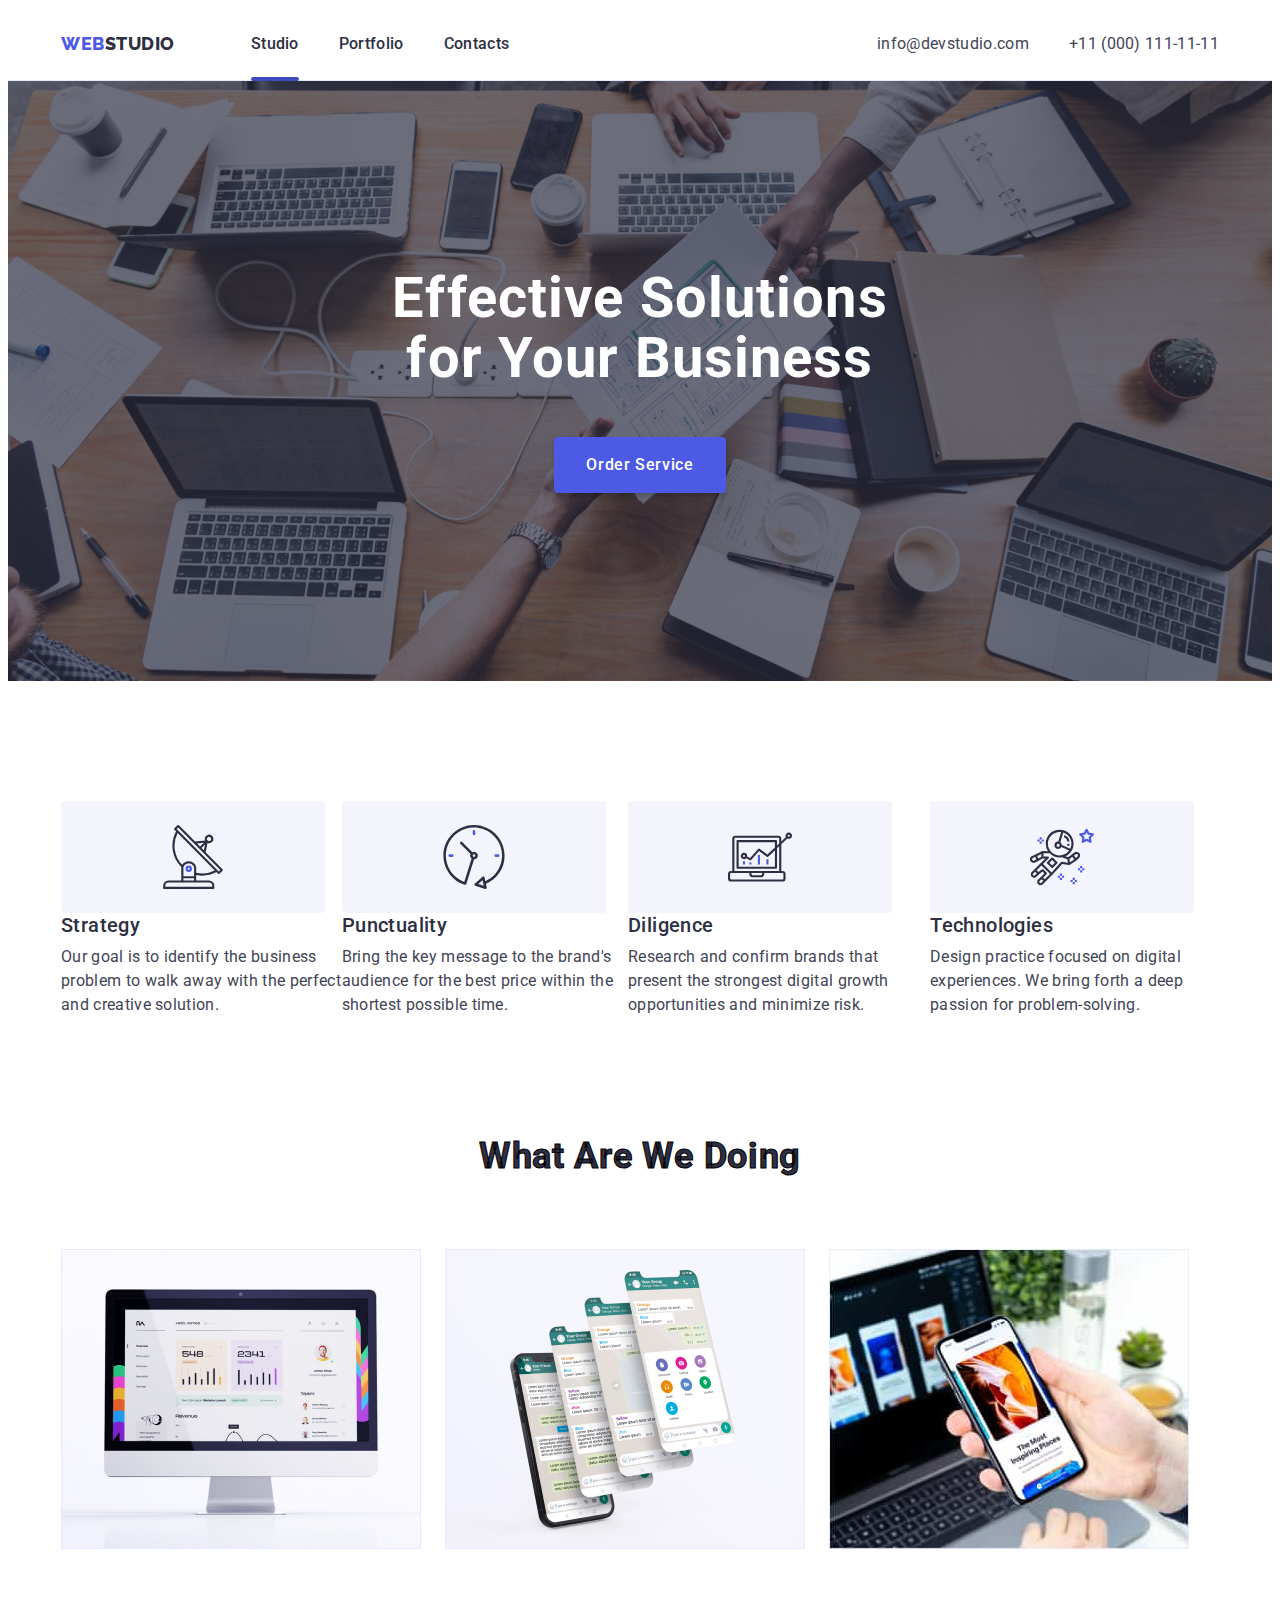
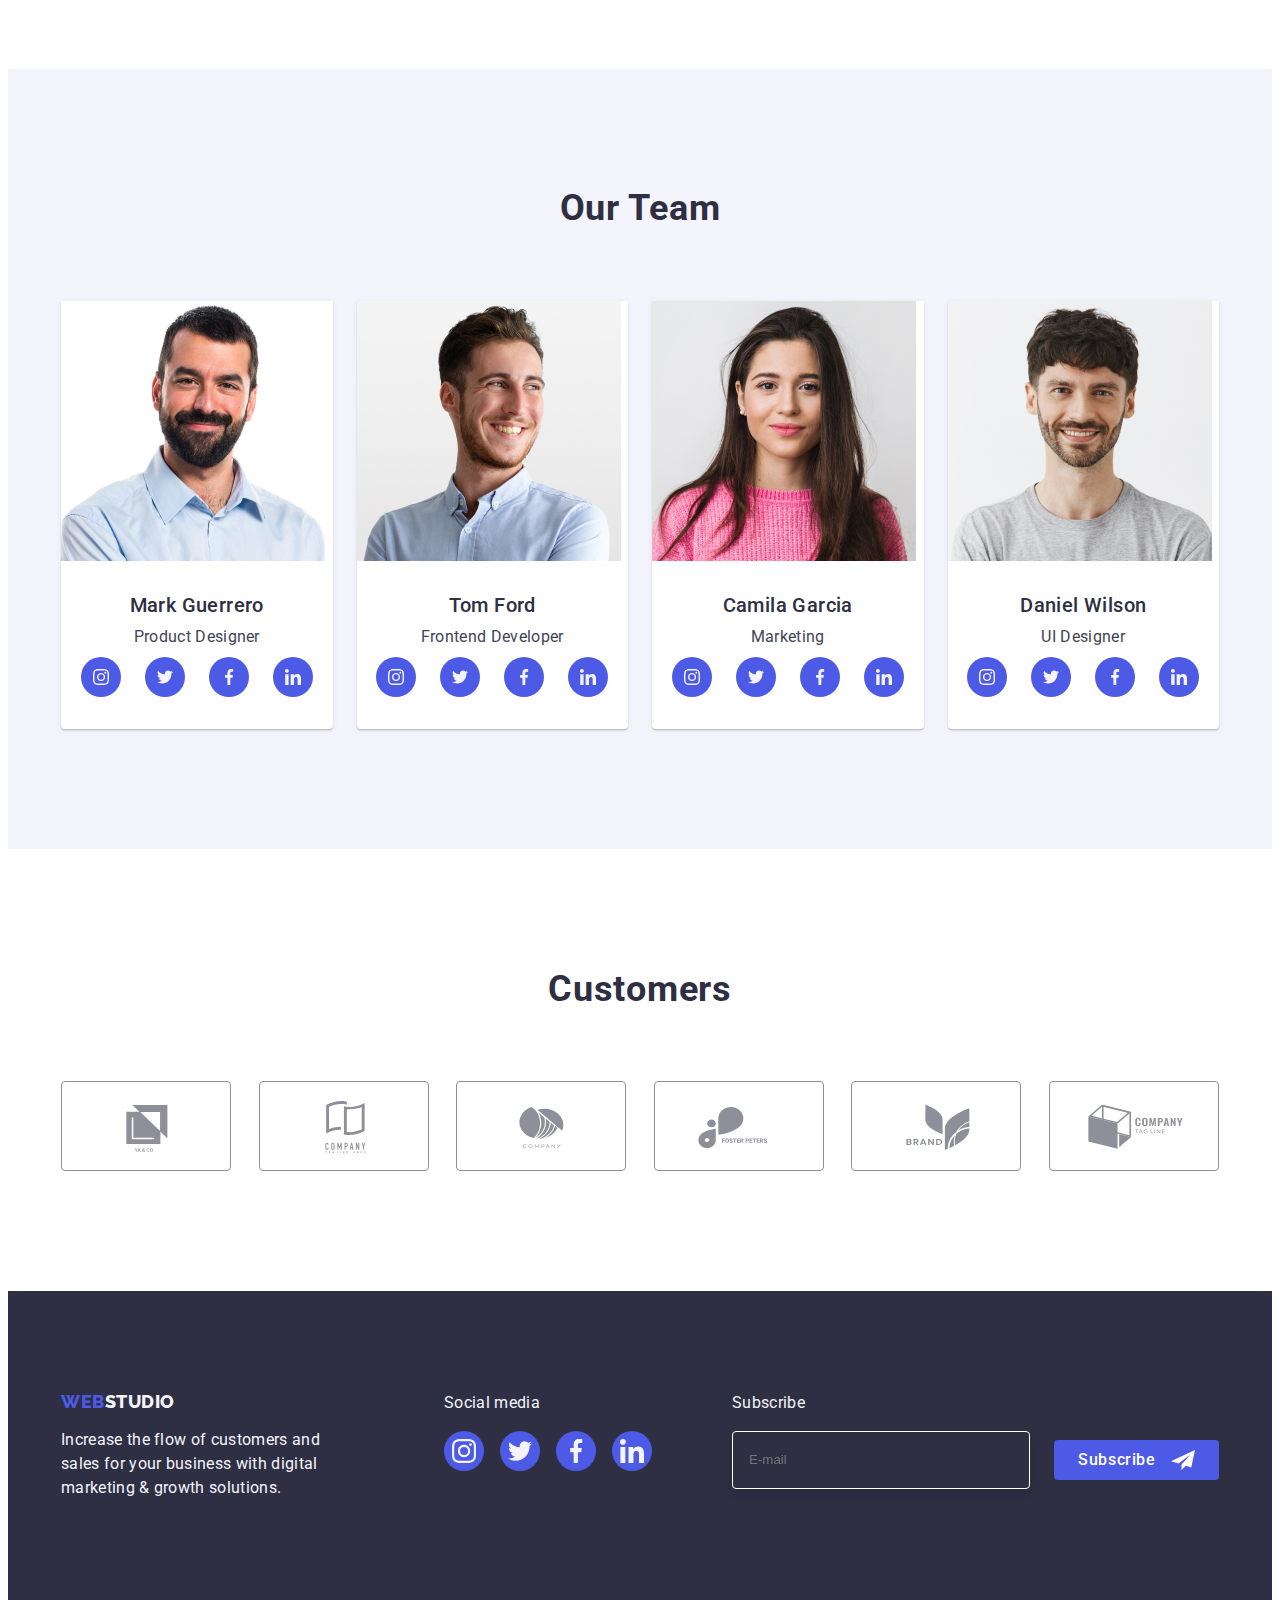
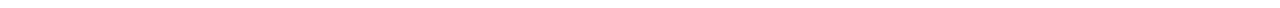
<file: index.html>
<!DOCTYPE html>
<html lang="en">
  <head>
    <meta charset="UTF-8" />
    <meta http-equiv="X-UA-Compatible" content="IE=edge" />
    <meta name="viewport" content="width=device-width, initial-scale=1.0" />
    <title>Студія</title>
    <link rel="preconnect" href="https://fonts.googleapis.com" />
    <link rel="preconnect" href="https://fonts.gstatic.com" crossorigin />
    <link
      href="https://fonts.googleapis.com/css2?family=Raleway:wght@800&family=Roboto:wght@400;500;700;900&family=Tangerine:wght@400;700&display=swap"
      rel="stylesheet"
    />
    <link
      rel="stylesheet"
      href="https://cdnjs.cloudflare.com/ajax/libs/modern-normalize/1.1.0/modern-normalize.min.css"
      integrity="sha512-wpPYUAdjBVSE4KJnH1VR1HeZfpl1ub8YT/NKx4PuQ5NmX2tKuGu6U/JRp5y+Y8XG2tV+wKQpNHVUX03MfMFn9Q=="
      crossorigin="anonymous"
      referrerpolicy="no-referrer"
    />
    <link rel="stylesheet" href="./css/styles.css" />
  </head>

  <body>
    <!--? Header -->
    <header class="header">
      <!-- Навигация сайта -->
      <div class="container header-container">
        <!-- Навигация сайта -->
        <nav class="navigation">
          <a class="logo link" href="./index.html"
            >Web<span class="logo-letter">Studio</span></a
          >

          <ul class="menu list">
            <li class="menu-item">
              <a class="menu-link link subtitle current" href="./index.html"
                >Studio</a
              >
            </li>
            <li class="menu-item">
              <a class="menu-link link subtitle" href="./portfolio.html"
                >Portfolio</a
              >
            </li>
            <li class="menu-item">
              <a class="menu-link link subtitle" href="">Contacts</a>
            </li>
          </ul>
        </nav>

        <!-- Adress -->
        <address class="adress link">
          <ul class="adress-list list">
            <li class="adress-item">
              <a
                class="adress-link link contact"
                href="mailto:info@devstudio.com"
                >info@devstudio.com</a
              >
            </li>
            <li class="adress-item">
              <a class="adress-link link contact" href="tel:+110001111111"
                >+11 (000) 111-11-11</a
              >
            </li>
          </ul>
        </address>
      </div>
    </header>

    <!--! ======================== Main - unique content -->
    <main>
      <!--TODO Hero - Effective Solutions -->
      <section class="hero">
        <div class="container">
          <h1 class="hero-title">Effective Solutions for Your Business</h1>
          <button class="hero-btn" type="button" data-modal-open>
            Order Service
          </button>
        </div>
      </section>

      <!-- Section 1 - About company-->
      <section class="feature">
        <div class="container">
          <!-- About company , hidden h2-->
          <h2 class="feature-heading subtitle visually-hidden">
            About company
          </h2>
          <ul class="feature-list list">
            <li class="feature-item item">
              <div class="thumb-icon">
                <svg class="thumb-icon-svg" width="64" height="64">
                  <use href="./images/icons.svg#antenna"></use>
                </svg>
              </div>
              <h3 class="headline subtitle">Strategy</h3>
              <p class="text">
                Our goal is to identify the business problem to walk away with
                the perfect and creative solution.
              </p>
            </li>
            <li class="feature-item item">
              <div class="thumb-icon">
                <svg class="thumb-icon-svg" width="64" height="64">
                  <use href="./images/icons.svg#clock"></use>
                </svg>
              </div>
              <h3 class="headline subtitle">Punctuality</h3>
              <p class="text">
                Bring the key message to the brand's audience for the best price
                within the shortest possible time.
              </p>
            </li>
            <li class="feature-item item">
              <div class="thumb-icon">
                <svg class="thumb-icon-svg" width="64" height="64">
                  <use href="./images/icons.svg#diagram"></use>
                </svg>
              </div>
              <h3 class="headline subtitle">Diligence</h3>
              <p class="text">
                Research and confirm brands that present the strongest digital
                growth opportunities and minimize risk.
              </p>
            </li>
            <li class="feature-item item">
              <div class="thumb-icon">
                <svg class="thumb-icon-svg" width="64" height="64">
                  <use href="./images/icons.svg#astronaut"></use>
                </svg>
              </div>
              <h3 class="headline subtitle">Technologies</h3>
              <p class="text">
                Design practice focused on digital experiences. We bring forth a
                deep passion for problem-solving.
              </p>
            </li>
          </ul>
        </div>
      </section>

      <!--! Section 2 - What are we doing -->
      <section class="project section">
        <div class="container">
          <h2 class="project-heading subtitle">What are we doing</h2>
          <ul class="project-list list">
            <li class="project-item item-job">
              <img
                class="project-img"
                src="./images/doing/imac.jpg"
                alt="iMac"
                width="360"
                height="300"
              />
            </li>
            <li class="project-item item-job">
              <img
                class="project-img"
                src="./images/doing/iphone.jpg"
                alt="iPhone"
                width="360"
                height="300"
              />
            </li>
            <li class="project-item item-job">
              <img
                class="project-img"
                src="./images/doing/macbook.jpg"
                alt="Macbook with iphone in a hand"
                width="360"
                height="300"
              />
            </li>
          </ul>
        </div>
      </section>

      <!-- Section 3 - Our team -->
      <section class="employees section">
        <div class="container">
          <h2 class="employees-heading subtitle">Our Team</h2>
          <ul class="employees-list list">
            <li class="employees-item item">
              <img
                class="employees-img"
                src="./images/employees/mark.jpg"
                alt="Mark Guerrero Product Designer"
                width="264"
                height="260"
              />
              <h3 class="employees-title headline subtitle">Mark Guerrero</h3>
              <p class="text">Product Designer</p>
              <!-- social list -->
              <ul class="social-list list">
                <li class="social-list-item">
                  <a href="" class="social-employee-link link">
                    <svg class="company-icon" width="16" height="16">
                      <use href="./images/icons.svg#instagram"></use>
                    </svg>
                  </a>
                </li>
                <li class="social-list-item">
                  <a href="" class="social-employee-link link">
                    <svg class="company-icon" width="16" height="16">
                      <use href="./images/icons.svg#twitter"></use>
                    </svg>
                  </a>
                </li>
                <li class="social-list-item">
                  <a href="" class="social-employee-link link">
                    <svg class="company-icon" width="16" height="16">
                      <use href="./images/icons.svg#facebook"></use>
                    </svg>
                  </a>
                </li>
                <li class="social-list-item">
                  <a href="" class="social-employee-link link">
                    <svg class="company-icon" width="16" height="16">
                      <use href="./images/icons.svg#linkedin"></use>
                    </svg>
                  </a>
                </li>
              </ul>
            </li>
            <li class="employees-item item">
              <img
                class="employees-img"
                src="./images/employees/tom.jpg"
                alt="Tom Ford Frontend Developer"
                width="264"
                height="260"
              />
              <h3 class="employees-title headline subtitle">Tom Ford</h3>
              <p class="text">Frontend Developer</p>
              <!-- social list -->
              <ul class="social-list list">
                <li class="social-list-item">
                  <a href="" class="social-employee-link link">
                    <svg class="company-icon" width="16" height="16">
                      <use href="./images/icons.svg#instagram"></use>
                    </svg>
                  </a>
                </li>
                <li class="social-list-item">
                  <a href="" class="social-employee-link link">
                    <svg class="company-icon" width="16" height="16">
                      <use href="./images/icons.svg#twitter"></use>
                    </svg>
                  </a>
                </li>
                <li class="social-list-item">
                  <a href="" class="social-employee-link link">
                    <svg class="company-icon" width="16" height="16">
                      <use href="./images/icons.svg#facebook"></use>
                    </svg>
                  </a>
                </li>
                <li class="social-list-item">
                  <a href="" class="social-employee-link link">
                    <svg class="company-icon" width="16" height="16">
                      <use href="./images/icons.svg#linkedin"></use>
                    </svg>
                  </a>
                </li>
              </ul>
            </li>
            <li class="employees-item item">
              <img
                class="employees-img"
                src="./images/employees/camila.jpg"
                alt="Camila Garcia Marketing"
                width="264"
                height="260"
              />
              <h3 class="employees-title headline subtitle">Camila Garcia</h3>
              <p class="text">Marketing</p>
              <!-- social list -->
              <ul class="social-list list">
                <li class="social-list-item">
                  <a href="" class="social-employee-link link">
                    <svg class="company-icon" width="16" height="16">
                      <use href="./images/icons.svg#instagram"></use>
                    </svg>
                  </a>
                </li>
                <li class="social-list-item">
                  <a href="" class="social-employee-link link">
                    <svg class="company-icon" width="16" height="16">
                      <use href="./images/icons.svg#twitter"></use>
                    </svg>
                  </a>
                </li>
                <li class="social-list-item">
                  <a href="" class="social-employee-link link">
                    <svg class="company-icon" width="16" height="16">
                      <use href="./images/icons.svg#facebook"></use>
                    </svg>
                  </a>
                </li>
                <li class="social-list-item">
                  <a href="" class="social-employee-link link">
                    <svg class="company-icon" width="16" height="16">
                      <use href="./images/icons.svg#linkedin"></use>
                    </svg>
                  </a>
                </li>
              </ul>
            </li>
            <li class="employees-item item">
              <img
                class="employees-img"
                src="./images/employees/daniel.jpg"
                alt="Daniel Wilson UI Designer"
                width="264"
                height="260"
              />
              <h3 class="employees-title headline subtitle">Daniel Wilson</h3>
              <p class="text">UI Designer</p>
              <!-- social list -->
              <ul class="social-list list">
                <li class="social-list-item">
                  <a href="" class="social-employee-link link">
                    <svg class="company-icon" width="16" height="16">
                      <use href="./images/icons.svg#instagram"></use>
                    </svg>
                  </a>
                </li>
                <li class="social-list-item">
                  <a href="" class="social-employee-link link">
                    <svg class="company-icon" width="16" height="16">
                      <use href="./images/icons.svg#twitter"></use>
                    </svg>
                  </a>
                </li>
                <li class="social-list-item">
                  <a href="" class="social-employee-link link">
                    <svg class="company-icon" width="16" height="16">
                      <use href="./images/icons.svg#facebook"></use>
                    </svg>
                  </a>
                </li>
                <li class="social-list-item">
                  <a href="" class="social-employee-link link">
                    <svg class="company-icon" width="16" height="16">
                      <use href="./images/icons.svg#linkedin"></use>
                    </svg>
                  </a>
                </li>
              </ul>
            </li>
          </ul>
        </div>
      </section>

      <!--TODO =====================      Section 4 - Clients-->

      <section class="clients section">
        <div class="container">
          <h2 class="clients-heading subtitle">Customers</h2>
          <ul class="clients-list">
            <li class="clients-list-item">
              <a href="" class="clients-link link">
                <svg class="clients-icon" width="104" height="56">
                  <use href="./images/icons.svg#logo1"></use>
                </svg>
              </a>
            </li>
            <li class="clients-list-item">
              <a href="" class="clients-link link">
                <svg class="clients-icon" width="104" height="56">
                  <use href="./images/icons.svg#logo2"></use>
                </svg>
              </a>
            </li>
            <li class="clients-list-item">
              <a href="" class="clients-link link">
                <svg class="clients-icon" width="104" height="56">
                  <use href="./images/icons.svg#logo3"></use>
                </svg>
              </a>
            </li>
            <li class="clients-list-item">
              <a href="" class="clients-link link">
                <svg class="clients-icon" width="104" height="56">
                  <use href="./images/icons.svg#logo4"></use>
                </svg>
              </a>
            </li>
            <li class="clients-list-item">
              <a href="" class="clients-link link">
                <svg class="clients-icon" width="104" height="56">
                  <use href="./images/icons.svg#logo5"></use>
                </svg>
              </a>
            </li>
            <li class="clients-list-item">
              <a href="" class="clients-link link">
                <svg class="clients-icon" width="104" height="56">
                  <use href="./images/icons.svg#logo6"></use>
                </svg>
              </a>
            </li>
          </ul>
        </div>
      </section>
    </main>

    <!--? Footer -->
    <footer class="footer">
      <div class="container footer-container">
        <div class="footer-logo">
          <a class="logo link" href="./index.html"
            >Web<span class="logo-letter">Studio</span></a
          >
          <p class="footer-text text">
            Increase the flow of customers and sales for your business with
            digital marketing & growth solutions.
          </p>
        </div>
        <div class="footer-social">
          <p class="footer-text text">Social media</p>
          <!-- social list -->
          <ul class="footer-social-list">
            <li class="footer-social-list-item">
              <a href="" class="social-employee-link link">
                <svg class="company-icon" width="24" height="24">
                  <use href="./images/icons.svg#instagram"></use>
                </svg>
              </a>
            </li>
            <li class="footer-social-list-item">
              <a href="" class="social-employee-link link">
                <svg class="company-icon" width="24" height="24">
                  <use href="./images/icons.svg#twitter"></use>
                </svg>
              </a>
            </li>
            <li class="footer-social-list-item">
              <a href="" class="social-employee-link link">
                <svg class="company-icon" width="24" height="24">
                  <use href="./images/icons.svg#facebook"></use>
                </svg>
              </a>
            </li>
            <li class="footer-social-list-item">
              <a href="" class="social-employee-link link">
                <svg class="company-icon" width="24" height="24">
                  <use href="./images/icons.svg#linkedin"></use>
                </svg>
              </a>
            </li>
          </ul>
        </div>

        <div class="subscribe-wrap">
          <p class="footer-text text">Subscribe</p>
          <form class="form-footer">
            <input
              class="footer-email"
              type="email"
              name="footer-email"
              placeholder="E-mail"
            />
            <span class="footer-icon-wrap">
              <button type="submit" class="footer-btn">Subscribe</button>
              <svg class="modal-footer-icon" width="24" height="24">
                <use href="./images/icons.svg#subscribe"></use>
              </svg>
            </span>
          </form>
        </div>
      </div>
    </footer>

    <!--todo     = BackDrop -->
    <div class="backdrop is-hidden" data-modal>
      <div class="modal">
        <button class="modal-close-btn" data-modal-close>
          <svg class="icon-close-btn" width="8" height="8">
            <use href="./images/icons.svg#close-black"></use>
          </svg>
        </button>
        <p class="modal-text">Leave your contacts and we will call you back</p>
        <form class="modal-form">
          <label class="form-label">
            <span class="modal-label-name">Name</span>

            <span class="modal-icon-wrap">
              <input
                type="text"
                class="form-input"
                name="user_name"
                required
                minlength="2"
                pattern="^[a-zA-Z]+\s[а-яА-Я]+$" />
              <svg class="modal-icon" width="18" height="24">
                <use href="./images/icons.svg#person"></use></svg
            ></span>
          </label>
          <label class="form-label">
            <span class="modal-label-name">Phone</span>
            <span class="modal-icon-wrap">
              <input
                type="tel"
                class="form-input"
                name="tel"
                required
                title="+X X XXX XXX XX XX" />
              <svg class="modal-icon" width="18" height="24">
                <use href="./images/icons.svg#phone"></use></svg
            ></span>
          </label>
          <label class="form-label">
            <span class="modal-label-name">Email</span>
            <span class="modal-icon-wrap">
              <input type="email" class="form-input" name="email" />
              <svg class="modal-icon" width="18" height="24">
                <use href="./images/icons.svg#email"></use></svg
            ></span>
          </label>
          <label class="form-label">
            <span class="modal-label-name">Comment</span>

            <textarea
              name="feedback"
              class="form-input-textarea"
              placeholder="Text input"
            ></textarea>
          </label>
          <input
            id="privacy"
            type="checkbox"
            class="form-input-privacy visually-hidden"
            name="privacy"
          />
          <label class="form-label form-label-checkbox" for="privacy">
            <span class="checkbox-span">
              <svg class="modal-checkbox-icon" width="10" height="8">
                <use href="./images/icons.svg#checkbox"></use></svg
            ></span>
            I accept the terms and conditions of the &nbsp<a
              href=""
              class="form-link-privacy"
              >Privacy Policy</a
            >
          </label>
          <button type="submit" class="form-btn">Send</button>
        </form>
      </div>
    </div>

    <!-- Scripts -->
    <script src="./js/modal.js"></script>
  </body>
</html>
</file>
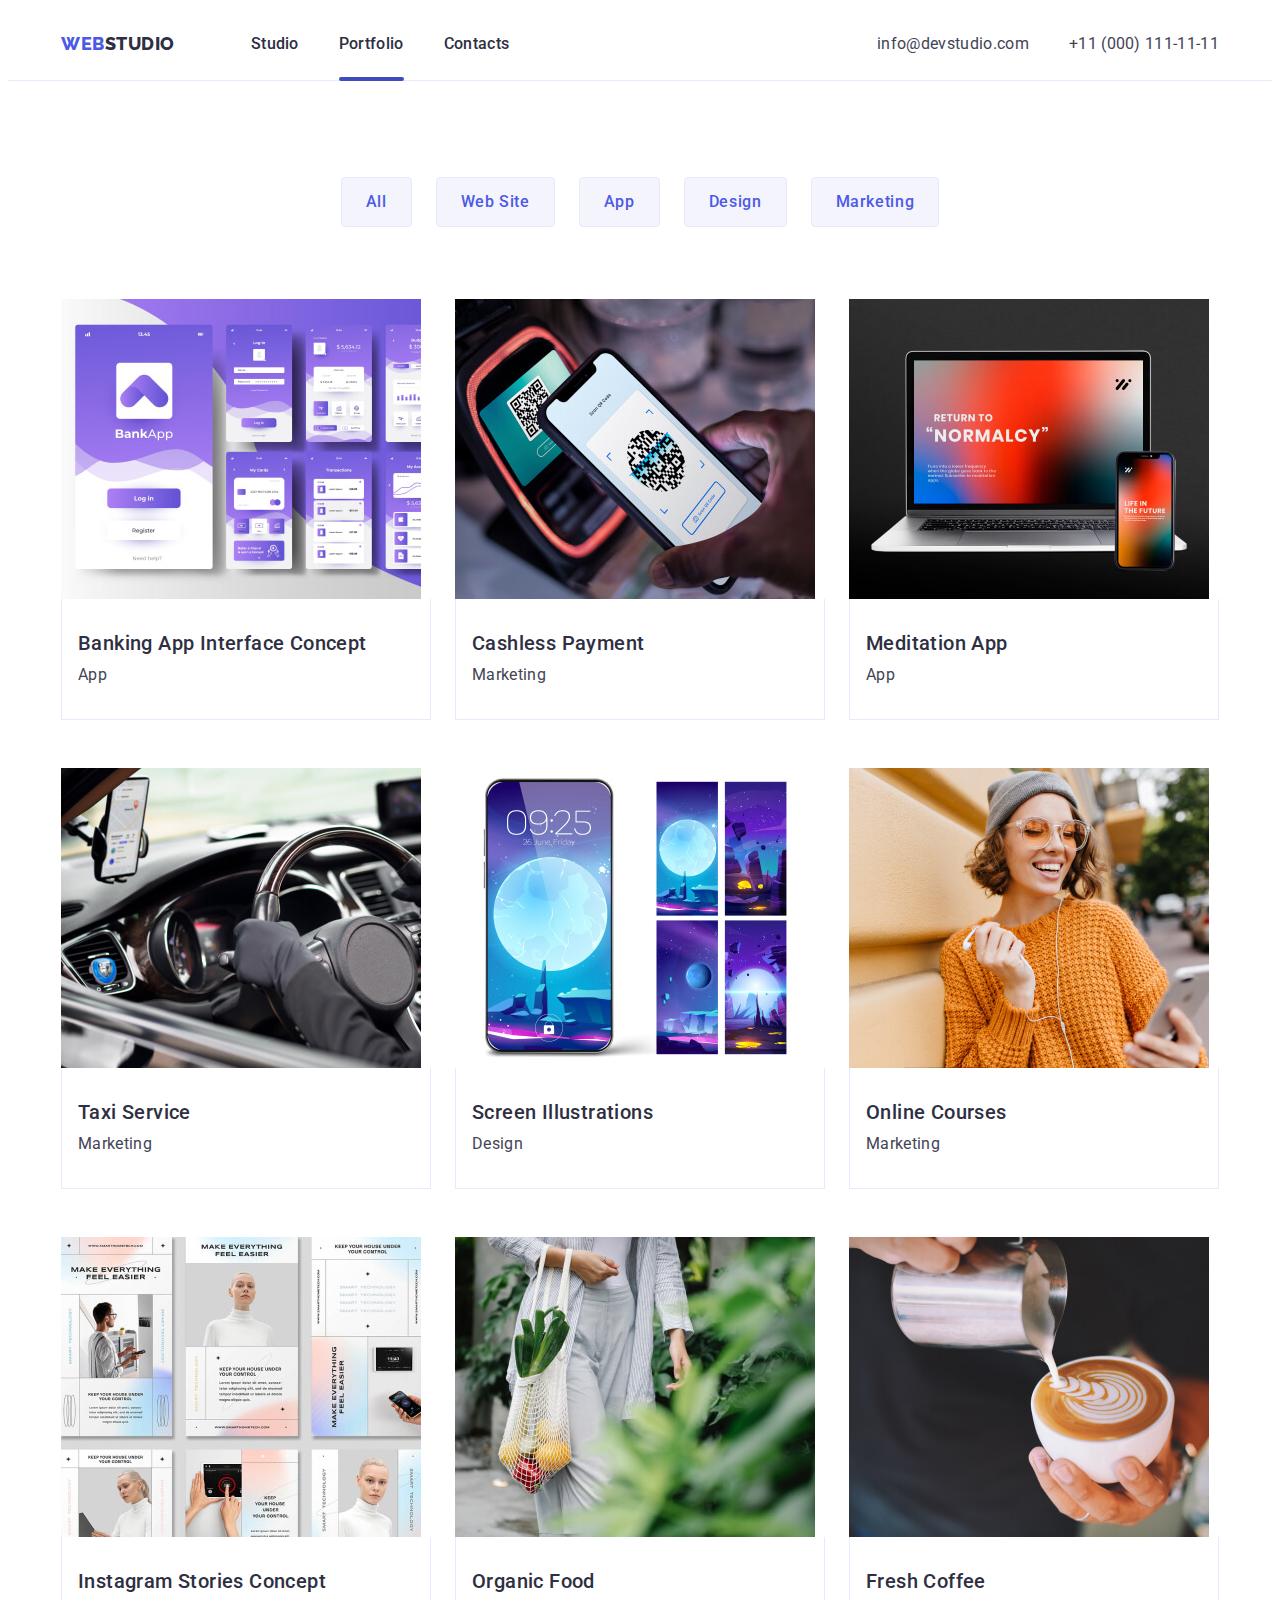
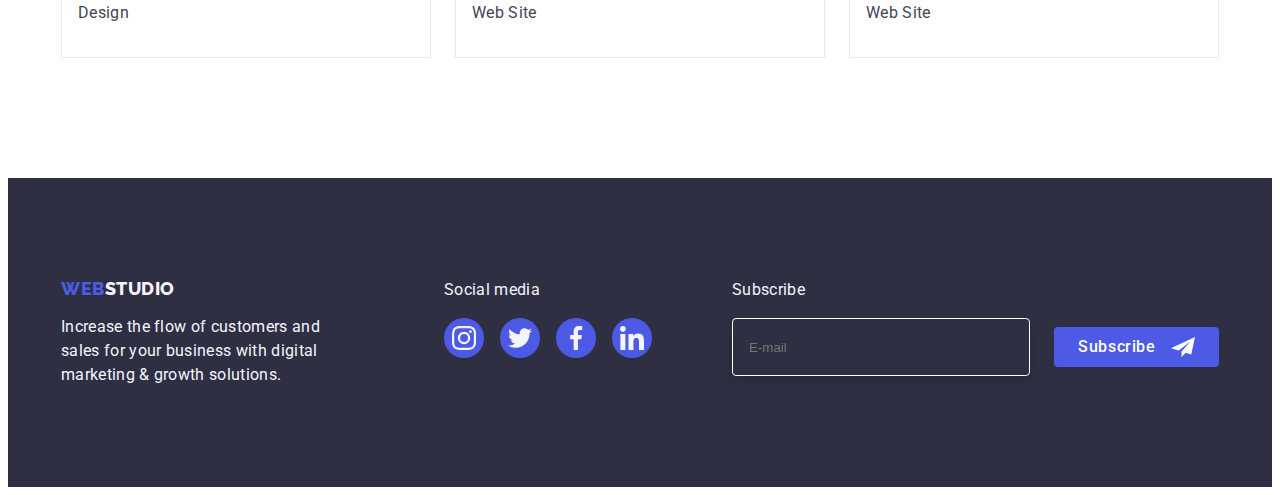
<file: portfolio.html>
<!DOCTYPE html>
<html lang="en">
  <head>
    <meta charset="UTF-8" />
    <meta http-equiv="X-UA-Compatible" content="IE=edge" />
    <meta name="viewport" content="width=device-width, initial-scale=1.0" />
    <title>Портфоліо</title>
    <link rel="preconnect" href="https://fonts.googleapis.com" />
    <link rel="preconnect" href="https://fonts.gstatic.com" crossorigin />
    <link
      href="https://fonts.googleapis.com/css2?family=Raleway:wght@800&family=Roboto:wght@400;500;700;900&family=Tangerine:wght@400;700&display=swap"
      rel="stylesheet"
    />
    <link
      rel="stylesheet"
      href="https://cdnjs.cloudflare.com/ajax/libs/modern-normalize/1.1.0/modern-normalize.min.css"
      integrity="sha512-wpPYUAdjBVSE4KJnH1VR1HeZfpl1ub8YT/NKx4PuQ5NmX2tKuGu6U/JRp5y+Y8XG2tV+wKQpNHVUX03MfMFn9Q=="
      crossorigin="anonymous"
      referrerpolicy="no-referrer"
    />
    <link rel="stylesheet" href="./css/styles.css" />
  </head>
  <body>
    <!--? Header -->
    <header class="header">
      <div class="container header-container">
        <!-- Навигация сайта -->
        <nav class="navigation">
          <a class="logo link" href="./index.html"
            >Web<span class="logo-letter">Studio</span></a
          >

          <ul class="menu list">
            <li class="menu-item">
              <a class="menu-link link subtitle" href="./index.html">Studio</a>
            </li>
            <li class="menu-item">
              <a class="menu-link link subtitle current" href="./portfolio.html"
                >Portfolio</a
              >
            </li>
            <li class="menu-item">
              <a class="menu-link link subtitle" href="">Contacts</a>
            </li>
          </ul>
        </nav>

        <!-- Adress -->
        <address class="adress link">
          <ul class="adress-list list">
            <li class="adress-item">
              <a
                class="adress-link link contact"
                href="mailto:info@devstudio.com"
                >info@devstudio.com</a
              >
            </li>
            <li class="adress-item">
              <a class="adress-link link contact" href="tel:+110001111111"
                >+11 (000) 111-11-11</a
              >
            </li>
          </ul>
        </address>
      </div>
    </header>
    <main>
      <!-- Filters -->

      <section class="filters">
        <div class="container">
          <h1 class="portfolio-heading visually-hidden">Our projects</h1>
          <ul class="filters-list list">
            <li class="filters-item">
              <button class="filters-btn" type="button">All</button>
            </li>
            <li class="filters-item">
              <button class="filters-btn" type="button">Web Site</button>
            </li>
            <li class="filters-item">
              <button class="filters-btn" type="button">App</button>
            </li>
            <li class="filters-item">
              <button class="filters-btn" type="button">Design</button>
            </li>
            <li class="filters-item">
              <button class="filters-btn" type="button">Marketing</button>
            </li>
          </ul>

          <!-- Portfolio -->

          <ul class="portfolio-list">
            <li class="portfolio-item">
              <a class="portfolio-link link" href="">
                <div class="cover-wrap-cards">
                  <img
                    class="portfolio-img"
                    src="./images/portfolio-img/port-img1.jpg"
                    alt="Portfolio image"
                    width="360"
                    height="300"
                  />
                  <!-- Overlay -->
                  <p class="cover-text text">Go It</p>
                </div>
                <div class="img-border">
                  <h2 class="headline subtitle">
                    Banking App Interface Concept
                  </h2>
                  <p class="text">App</p>
                </div>
              </a>
            </li>

            <li class="portfolio-item">
              <a class="portfolio-link link" href="">
                <div class="cover-wrap-cards">
                  <img
                    class="portfolio-img"
                    src="./images/portfolio-img/port-img2.jpg"
                    alt="Portfolio image"
                    width="360"
                    height="300"
                  />
                  <!-- Overlay -->
                  <p class="cover-text text">
                    Go It Lorem ipsum dolor sit amet consectetur adipisicing
                    elit. Repellat ex, est iusto, a optio totam quos nulla
                    commodi reprehenderit natus cum itaque? Laborum ratione
                    iusto illo corrupti optio delectus facere libero distinctio
                    asperiores unde, alias beatae quo impedit necessitatibus
                    sint eaque similique est nostrum aliquid facilis! Provident
                    dicta totam tempora sapiente nisi voluptatem ea, ratione
                    vitae laudantium minima at voluptatibus expedita neque
                    veniam facere suscipit molestiae beatae animi soluta eius
                    maiores rem. Corrupti et, aspernatur facere delectus ab aut
                    ipsum nostrum. Praesentium officia molestias aliquam? Iste
                    quis hic, reiciendis necessitatibus ducimus quidem
                    repellendus vero! Aspernatur eligendi nesciunt aut quaerat
                    nihil!
                  </p>
                </div>
                <div class="img-border">
                  <h2 class="headline subtitle">Cashless Payment</h2>
                  <p class="text">Marketing</p>
                </div>
              </a>
            </li>
            <li class="portfolio-item">
              <a class="portfolio-link link" href="">
                <div class="cover-wrap-cards">
                  <img
                    class="portfolio-img"
                    src="./images/portfolio-img/port-img3.jpg"
                    alt="Portfolio image"
                    width="360"
                    height="300"
                  />
                  <!-- Overlay -->
                  <p class="cover-text text">
                    Lorem ipsum dolor sit amet, consectetur adipisicing elit.
                    Dignissimos modi neque et illum quasi, voluptas illo
                    voluptate quidem exercitationem, dolore officia nihil
                    nostrum laborum dolorem enim impedit tenetur sequi
                    voluptates.
                  </p>
                </div>
                <div class="img-border">
                  <h2 class="headline subtitle">Meditation App</h2>
                  <p class="text">App</p>
                </div>
              </a>
            </li>
            <li class="portfolio-item">
              <a class="portfolio-link link" href="">
                <div class="cover-wrap-cards">
                  <img
                    class="portfolio-img"
                    src="./images/portfolio-img/port-img4.jpg"
                    alt="Portfolio image"
                    width="360"
                    height="300"
                  />
                  <!-- Overlay -->
                  <p class="cover-text text">
                    Go It Lorem ipsum dolor sit amet consectetur adipisicing
                    elit. Ipsam, voluptate.
                  </p>
                </div>
                <div class="img-border">
                  <h2 class="headline subtitle">Taxi Service</h2>
                  <p class="text">Marketing</p>
                </div>
              </a>
            </li>
            <li class="portfolio-item">
              <a class="portfolio-link link" href="">
                <div class="cover-wrap-cards">
                  <img
                    class="portfolio-img"
                    src="./images/portfolio-img/port-img5.jpg"
                    alt="Portfolio image"
                    width="360"
                    height="300"
                  />
                  <!-- Overlay -->
                  <p class="cover-text text">
                    Go It Lorem ipsum, dolor sit amet consectetur adipisicing
                    elit. Accusantium quidem nihil iusto cumque alias voluptas,
                    optio doloremque fugiat quibusdam atque odio recusandae
                    distinctio amet perspiciatis officia quis ad tempora facilis
                    consequatur perferendis, aliquid eligendi totam? Quaerat,
                    eaque. Officiis in, non error natus, amet at hic deleniti
                    cum culpa facere consequuntur rerum, fuga placeat dolorum
                    quisquam sed explicabo fugiat? Velit magnam sunt itaque
                    rerum porro exercitationem? Sapiente!
                  </p>
                </div>
                <div class="img-border">
                  <h2 class="headline subtitle">Screen Illustrations</h2>
                  <p class="text">Design</p>
                </div>
              </a>
            </li>
            <li class="portfolio-item">
              <a class="portfolio-link link" href="">
                <div class="cover-wrap-cards">
                  <img
                    class="portfolio-img"
                    src="./images/portfolio-img/port-img6.jpg"
                    alt="Portfolio image"
                    width="360"
                    height="300"
                  />
                  <!-- Overlay -->
                  <p class="cover-text text">Go It</p>
                </div>
                <div class="img-border">
                  <h2 class="headline subtitle">Online Courses</h2>
                  <p class="text">Marketing</p>
                </div>
              </a>
            </li>
            <li class="portfolio-item">
              <a class="portfolio-link link" href="">
                <div class="cover-wrap-cards">
                  <img
                    class="portfolio-img"
                    src="./images/portfolio-img/port-img7.jpg"
                    alt="Portfolio image"
                    width="360"
                    height="300"
                  />
                  <p class="cover-text text">Go It</p>
                </div>
                <div class="img-border">
                  <h2 class="headline subtitle">Instagram Stories Concept</h2>
                  <p class="text">Design</p>
                </div>
              </a>
            </li>
            <li class="portfolio-item">
              <a class="portfolio-link link" href="">
                <div class="cover-wrap-cards">
                  <img
                    class="portfolio-img"
                    src="./images/portfolio-img/port-img8.jpg"
                    alt="Portfolio image"
                    width="360"
                    height="300"
                  />
                  <!-- Overlay -->
                  <p class="cover-text text">Go It</p>
                </div>

                <div class="img-border">
                  <h2 class="headline subtitle">Organic Food</h2>
                  <p class="text">Web Site</p>
                </div>
              </a>
            </li>
            <li class="portfolio-item">
              <a class="portfolio-link link" href="">
                <div class="cover-wrap-cards">
                  <img
                    class="portfolio-img"
                    src="./images/portfolio-img/port-img9.jpg"
                    alt="Portfolio image"
                    width="360"
                    height="300"
                  />
                  <!-- Overlay -->
                  <p class="cover-text text">
                    Lorem ipsum dolor sit, amet consectetur adipisicing elit.
                    Aut perspiciatis ratione quidem cupiditate quam laborum
                    commodi numquam consectetur pariatur quia. Culpa voluptas
                    hic, delectus ut fugiat rerum deleniti? Mollitia nulla
                    repellat cupiditate iste, animi nesciunt, aperiam enim
                    veritatis officiis laudantium quaerat odit, similique rem
                    assumenda iure porro quas dolorum ad. Lorem ipsum dolor sit
                    amet, consectetur adipisicing elit. Odit deleniti aliquid
                    reprehenderit sapiente quidem, exercitationem molestiae
                    numquam natus atque ratione. Lorem ipsum dolor, sit amet
                    consectetur adipisicing elit. Aliquid quisquam ducimus
                    commodi, recusandae harum maiores fugit ex sint laudantium a
                    nihil esse magni sequi fuga blanditiis magnam illo odit
                    fugiat.
                  </p>
                </div>

                <div class="img-border">
                  <h2 class="headline subtitle">Fresh Coffee</h2>
                  <p class="text">Web Site</p>
                </div>
              </a>
            </li>
          </ul>
        </div>
      </section>
    </main>

    <!--? Footer -->
    <footer class="footer">
      <div class="container footer-container">
        <div class="footer-logo">
          <a class="logo link" href="./index.html"
            >Web<span class="logo-letter">Studio</span></a
          >
          <p class="footer-text text">
            Increase the flow of customers and sales for your business with
            digital marketing & growth solutions.
          </p>
        </div>
        <div class="footer-social">
          <p class="footer-text text">Social media</p>
          <!-- social list -->
          <ul class="footer-social-list">
            <li class="footer-social-list-item">
              <a href="" class="social-employee-link link">
                <svg class="company-icon" width="24" height="24">
                  <use href="./images/icons.svg#instagram"></use>
                </svg>
              </a>
            </li>
            <li class="footer-social-list-item">
              <a href="" class="social-employee-link link">
                <svg class="company-icon" width="24" height="24">
                  <use href="./images/icons.svg#twitter"></use>
                </svg>
              </a>
            </li>
            <li class="footer-social-list-item">
              <a href="" class="social-employee-link link">
                <svg class="company-icon" width="24" height="24">
                  <use href="./images/icons.svg#facebook"></use>
                </svg>
              </a>
            </li>
            <li class="footer-social-list-item">
              <a href="" class="social-employee-link link">
                <svg class="company-icon" width="24" height="24">
                  <use href="./images/icons.svg#linkedin"></use>
                </svg>
              </a>
            </li>
          </ul>
        </div>

        <div class="subscribe-wrap">
          <p class="footer-text text">Subscribe</p>
          <form class="form-footer">
            <input
              class="footer-email"
              type="email"
              name="footer-email"
              placeholder="E-mail"
            />
            <span class="footer-icon-wrap">
              <button type="submit" class="footer-btn">Subscribe</button>
              <svg class="modal-footer-icon" width="24" height="24">
                <use href="./images/icons.svg#subscribe"></use>
              </svg>
            </span>
                               </form>
        </div>
      </div>
    </footer>
  </body>
</html>
</file>
<file: css/styles.css>
/*! VAR  */

:root {
  --primary-text-color: #434455;
  --secondary-text-color: #2e2f42;
  --text-white-color: #ffffff;
  --light-logo-color: #f4f4fd;
  --secondary-bgc-color: #f4f4fd;
  --dark-logo-color: #2e2f42;
  --main-logo-color: #4d5ae5;
  --hover-color: #404bbf;
  --hero-bgk-color: #2e2f42;
  --border-color: #e7e9fc;
  --hover-icon-color: #31d0aa;
  --border-icon-color: #8e8f99;
  --border-icon-hover: #404bbf;
}

/* Global style reset*/

h1,
h2,
h3,
h4,
p {
  margin-top: 0;
  margin-bottom: 0;
}

ul,
ol {
  margin-top: 0;
  margin-bottom: 0;
  padding-left: 0;
  list-style: none;
}

img {
  display: block;
}

.link {
  text-decoration: none;
  font-style: normal;
}

button {
  cursor: pointer;
}

/*! ============================Repeat COMPONENTS=========== */

body {
  font-family: 'Roboto', sans-serif;
  font-size: 16px;
  line-height: 1.5;
  letter-spacing: 0.02em;
  color: var(--primary-text-color);
  background-color: var(--text-white-color);
}

.container {
  width: 1158px;
  margin-left: auto;
  margin-right: auto;
  padding-left: 15px;
  padding-right: 15px;
}

.section {
  padding-top: 120px;
  padding-bottom: 120px;
}

.visually-hidden {
  position: absolute;
  width: 1px;
  height: 1px;
  margin: -1px;
  border: 0;
  padding: 0;
  white-space: nowrap;
  clip-path: inset(100%);
  clip: rect(0 0 0 0);
  overflow: hidden;
}

.subtitle {
  color: var(--secondary-text-color);
}

.employees-heading,
.project-heading {
  font-size: 36px;
  line-height: 1.11;
  letter-spacing: 0.02em;
  text-transform: capitalize;
}

.headline {
  font-weight: 500;
  font-size: 20px;
  line-height: 1.2;
  letter-spacing: 0.02em;
}

.text,
.menu-link,
.adress-mail,
.adress-phone {
  font-size: 16px;
  line-height: 1.5;
  letter-spacing: 0.02em;
  color: var(--primary-text-color);
}

.headline {
  margin-bottom: 8px;
}

.employees-img {
  margin-bottom: 32px;
}

.employees-item {
  padding-bottom: 32px;
}

.list {
  display: flex;
  align-items: center;
  flex-wrap: wrap;
}

/*? ================================Header CSS=========== */

.header {
  border-bottom: 1px solid var(--border-color);
}

.header-container {
  display: flex;
  align-items: center;
  justify-content: space-between;
}

.navigation {
  display: flex;
  align-items: center;
}

.logo {
  margin-right: 76px;
  font-family: 'Raleway', sans-serif;
  font-weight: 800;
  font-size: 18px;
  line-height: 1.17;
  letter-spacing: 0.03em;
  color: var(--main-logo-color);
  text-transform: uppercase;
}

.header .logo-letter {
  color: var(--secondary-text-color);
}

/* Навігаційні посилання */
.navigation .link {
  display: block;
  padding-top: 24px;
  padding-bottom: 24px;
}

.menu-item:not(:last-child) {
  padding-right: 40px;
}

.menu-link {
  font-weight: 500;
  font-size: 16px;
  line-height: 1.5;
  letter-spacing: 0.02em;
  color: var(--secondary-text-color);
  transition: color 250ms cubic-bezier(0.4, 0, 0.2, 1);
}

.menu-link:hover,
.menu-link:focus,
.adress-link:hover,
.adress-link:focus {
  color: var(--hover-color);
}

.menu-link {
  position: relative;
}

.menu-link.current::after {
  content: '';
  width: 100%;
  position: absolute;
  height: 4px;
  left: 0px;
  bottom: -1px;
  border-radius: 2px;
  background-color: var(--border-icon-hover);
}

.adress-link {
  color: var(--primary-text-color);
  transition: color 250ms cubic-bezier(0.4, 0, 0.2, 1);
}

.adress-item:not(:last-child) {
  margin-right: 40px;
}

/*! ==================================MAIN========================================= */

/*TODO =================Hero CSS=========== */

.hero {
  max-width: 1440px;
  margin: 0 auto;
  background-position: center;
  background-repeat: no-repeat;
  padding-top: 188px;
  padding-bottom: 188px;
  text-align: center;
  background-color: #2e2f42;
  background-image: linear-gradient(
      rgba(46, 47, 66, 0.7),
      rgba(46, 47, 66, 0.7)
    ),
    url('../images/hero.jpg');
}

.hero-title {
  font-size: 56px;
  line-height: 1.07;
  letter-spacing: 0.02em;
  color: var(--text-white-color);
  margin-bottom: 48px;
  width: 496px;
  margin-left: auto;
  margin-right: auto;
}

.hero-btn {
  font-family: 'Roboto', sans-serif;
  font-size: 16px;
  line-height: 1.5;
  font-weight: 500;
  letter-spacing: 0.04em;

  background-color: var(--main-logo-color);
  padding: 16px 32px;
  gap: 10px;
  box-shadow: 0px 4px 4px rgba(0, 0, 0, 0.15);
  border: none;
  border-radius: 4px;
  color: var(--text-white-color);
  transition: background-color 250ms cubic-bezier(0.4, 0, 0.2, 1);
}

.hero-btn:focus,
.hero-btn:hover {
  background-color: var(--hover-color);
}

/* ===============FEATURE - About Company  */

.feature {
  padding-top: 120px;
  padding-bottom: 0;
}

.feature-list {
  justify-content: space-between;
  flex-wrap: nowrap;
}

.thumb-icon {
  width: 264px;
  height: 112px;
  display: flex;
  justify-content: center;
  align-items: center;
  background-color: var(--light-logo-color);
  border-radius: 4px;
}

/*! ================Section 2 - What are we doing */

.project-heading {
  margin-bottom: 72px;
  text-align: center;
  -webkit-text-stroke: 1px #000000;
}

.project-item:not(:last-child) {
  margin-right: 24px;
}

/*======= Section 3 - Our team ======*/

.employees-heading {
  margin-bottom: 72px;
}

.employees {
  background-color: var(--secondary-bgc-color);
  margin: 0 auto;
  text-align: center;
}

.employees-item {
  background-color: var(--text-white-color);
}

.social-list {
  display: flex;
  justify-content: center;
  gap: 24px;
  margin-top: 8px;
}

.social-employee-link {
  display: flex;
  justify-content: center;
  align-items: center;
  width: 40px;
  height: 40px;
  border-radius: 50%;
  background-color: var(--main-logo-color);
  transition: background-color 250ms cubic-bezier(0.4, 0, 0.2, 1);
}

.social-employee-link:focus,
.social-employee-link:hover {
  background-color: var(--hover-icon-color);
}

/* CETKA */
.employees-list {
  gap: 24px;
}

.employees-item {
  flex-basis: calc((100% - 72px) / 4);
  background: var(--text-white-color);
  box-shadow: 0px 1px 6px rgba(46, 47, 66, 0.08),
    0px 1px 1px rgba(46, 47, 66, 0.16), 0px 2px 1px rgba(46, 47, 66, 0.08);
  border-radius: 0px 0px 4px 4px;
}

/*TODO <!-- Section 4 - Clients--> */

.clients-heading {
  margin-bottom: 72px;
  font-size: 36px;
  line-height: calc(40 / 36);
  text-align: center;
  letter-spacing: 0.02em;
  text-transform: capitalize;
}

.clients-link {
  display: flex;
  justify-content: center;
  align-items: center;
  width: 168px;
  height: 88px;
  border: 1px solid var(--border-icon-color);
  border-radius: 4px;
  color: var(--border-icon-color);
  transition: color 250ms cubic-bezier(0.4, 0, 0.2, 1),
    border 250ms cubic-bezier(0.4, 0, 0.2, 1);
}

.clients-icon {
  fill: currentColor;
}

.clients-list {
  display: flex;
  align-items: center;
  justify-content: space-between;
}

.clients-link:hover,
.clients-link:focus {
  border: 1px solid var(--border-icon-hover);
  color: var(--border-icon-hover);
}

/*? ==================================FOOTER=========== */

.footer-logo {
  margin-right: 120px;
}

.footer .logo-letter,
.footer-text {
  color: var(--light-logo-color);
}

.footer .logo {
  display: block;
  margin-bottom: 16px;
}

.footer {
  padding-bottom: 100px;
  padding-top: 100px;
  background-color: var(--dark-logo-color);
}

.footer-text {
  width: 100%;
}

.footer-container {
  display: flex;
  /* gap: 120px; */
}

.footer-social-list {
  display: flex;
  gap: 16px;
  margin-top: 16px;
}

/*? Footer form */

.subscribe-wrap {
  margin-left: 80px;
}

.footer-email {
  display: block;
  min-width: 264px;
  height: 40px;
  padding: 8px 16px;
  color: var(--text-white-color);
  background-color: var(--secondary-text-color);
  border: 1px solid #ffffff;
  filter: drop-shadow(0px 4px 4px rgba(0, 0, 0, 0.15));
  border-radius: 4px;
}

.form-footer {
  display: flex;
  gap: 24px;
  align-items: center;
  margin-top: 16px;
}

.footer-btn {
  font-family: 'Roboto', sans-serif;
  font-size: 16px;
  line-height: 1.5;
  font-weight: 500;
  letter-spacing: 0.04em;
  width: 165px;
  height: 40px;
  padding: 8px 64px 8px 24px;

  background-color: var(--main-logo-color);
  border: none;
  border-radius: 4px;
  color: var(--text-white-color);
  transition: background-color 250ms cubic-bezier(0.4, 0, 0.2, 1);
}

.footer-btn:focus,
.footer-btn:hover {
  background-color: var(--hover-color);
}

.footer-email:focus {
  outline: none;
  border-color: var(--main-logo-color);
}

.footer-icon-wrap {
  display: block;
  position: relative;
}

.modal-footer-icon {
  position: absolute;
  top: 50%;
  right: 24px;
  transform: translateY(-50%);
}

/* Page 2 */
/* ============================Portfolio================ */

.filters {
  padding-top: 96px;
  padding-bottom: 120px;
}

.filters-list {
  margin-bottom: 72px;
  justify-content: center;
}

.filters-item:not(:last-child) {
  margin-right: 24px;
}

.filters-item .filters-btn {
  font-family: 'Roboto', sans-serif;
  font-weight: 500;
  font-size: 16px;
  line-height: 1.5;
  letter-spacing: 0.04em;

  padding: 12px 24px;
  background: var(--light-logo-color);
  border: 1px solid #e7e9fc;
  border-radius: 4px;
  color: var(--main-logo-color);

  transition: background-color 250ms cubic-bezier(0.4, 0, 0.2, 1),
    color 250ms cubic-bezier(0.4, 0, 0.2, 1),
    box-shadow 250ms cubic-bezier(0.4, 0, 0.2, 1);
}

.filters-btn:focus,
.filters-btn:hover {
  background-color: var(--hover-color);
  color: var(--text-white-color);
  box-shadow: 0px 3px 1px rgba(0, 0, 0, 0.1), 0px 2px 1px rgba(0, 0, 0, 0.08),
    0px 2px 2px rgba(0, 0, 0, 0.12);
}

.img-border {
  padding-left: 16px;
  padding-top: 32px;
  padding-bottom: 32px;
  border-bottom: 1px solid var(--border-color);
  border-left: 1px solid var(--border-color);
  border-right: 1px solid var(--border-color);
}
/* CETKA */
.portfolio-list {
  display: flex;
  flex-wrap: wrap;
  row-gap: 48px;
  column-gap: 24px;
}

.portfolio-item {
  flex-basis: calc((100% - 48px) / 3);
  transition: box-shadow 250ms cubic-bezier(0.4, 0, 0.2, 1);
}

.portfolio-link {
  display: block;
}

.portfolio-link:hover,
.portfolio-link:focus {
  box-shadow: 0px 1px 6px rgba(46, 47, 66, 0.08),
    0px 1px 1px rgba(46, 47, 66, 0.16), 0px 2px 3px rgba(46, 47, 66, 0.08);
}

/* <!-- Overlay --> */
.cover-wrap-cards {
  position: relative;
  overflow: hidden;
}

.cover-text {
  position: absolute;
  top: 0;
  padding: 40px 32px;
  height: 100%;
  width: 100%;
  color: var(--secondary-bgc-color);
  background-color: var(--main-logo-color);
  overflow: auto;
  transform: translateY(100%);
  transition: transform 250ms cubic-bezier(0.4, 0, 0.2, 1);
}

.portfolio-item:hover .cover-text,
.portfolio-link:focus .cover-text {
  transform: translateY(0%);
}

/*todo <!-- BackDrop --> */

.backdrop {
  position: fixed;
  top: 0;
  width: 100%;
  height: 100%;
  background-color: rgba(46, 47, 66, 0.4);
  transition: opacity 250ms cubic-bezier(0.4, 0, 0.2, 1),
    visibility 250ms cubic-bezier(0.4, 0, 0.2, 1);
}

.modal {
  width: 408px;
  min-height: 576px;
  padding: 24px;
  position: absolute;
  top: 50%;
  left: 50%;
  background-color: #fcfcfc;
  box-shadow: 0px 1px 1px rgba(0, 0, 0, 0.14), 0px 1px 3px rgba(0, 0, 0, 0.12),
    0px 2px 1px rgba(0, 0, 0, 0.2);
  border-radius: 4px;

  transform: translate(-50%, -50%) scale(1) rotate(0);
  transition: transform 250ms cubic-bezier(0.4, 0, 0.2, 1);
}

.backdrop.is-hidden .modal {
  transform: translate(-50%, -50%) scale(0.3) rotate(180deg);
}

.modal-close-btn {
  width: 24px;
  height: 24px;
  border-radius: 50%;
  background: var(--border-color);
  border: 1px solid rgba(0, 0, 0, 0.1);
  display: flex;
  justify-content: center;
  align-items: center;
  margin-left: auto;
  margin-bottom: 24px;
  transition: fill 250ms cubic-bezier(0.4, 0, 0.2, 1),
    background-color 250ms cubic-bezier(0.4, 0, 0.2, 1);
}

.modal-close-btn:hover {
  fill: var(--text-white-color);
  background-color: var(--hover-color);
}

.is-hidden {
  opacity: 0;
  visibility: hidden;
  pointer-events: none;
}

/* =========================Form=================== */

.modal-text {
  margin-bottom: 16px;
  font-weight: 500;
  font-size: 16px;
  line-height: 1.5;
  text-align: center;
  letter-spacing: 0.02em;
  color: var(--secondary-text-color);
}

.modal-label-name {
  display: block;
  margin-bottom: 4px;
  margin-top: 8px;
  font-weight: 400;
  font-size: 12px;
  line-height: calc(14 / 12);
  letter-spacing: 0.04em;
  color: var(--border-icon-color);
}

.form-label:first-child .modal-label-name {
  margin-top: 0;
}

.form-label-checkbox {
  font-weight: 400;
  font-size: 12px;
  line-height: calc(14 / 12);
  letter-spacing: 0.04em;
  color: var(--border-icon-color);
  display: flex;
  align-items: center;
}

.form-label .form-input-textarea {
  margin-bottom: 16px;
}

.form-input {
  padding: 11px 16px 11px 38px;
  width: 100%;
  height: 40px;
  border: 1px solid rgba(46, 47, 66, 0.4);
  border-radius: 4px;
  transition: border-color 250ms cubic-bezier(0.4, 0, 0.2, 1);
  background-color: transparent;
}

.form-input-textarea {
  margin-bottom: 8px;
  padding: 8px 16px;
  width: 100%;
  height: 120px;
  border: 1px solid rgba(46, 47, 66, 0.4);
  border-radius: 4px;
  resize: none;
  transition: border-color 250ms cubic-bezier(0.4, 0, 0.2, 1);
  background-color: transparent;
}

.form-input-textarea::placeholder {
  font-weight: 400;
  font-size: 12px;
  line-height: calc(14 / 12);
  color: rgba(46, 47, 66, 0.4);
}

.form-btn {
  display: block;
  margin-top: 24px;
  margin-left: auto;
  margin-right: auto;
  min-width: 169px;
  height: 56px;
  font-size: 16px;
  line-height: 1.5;
  font-weight: 500;
  letter-spacing: 0.04em;
  padding: 16px 32px;

  background-color: var(--main-logo-color);
  border: none;
  border-radius: 4px;
  color: var(--text-white-color);
  transition: background-color 250ms cubic-bezier(0.4, 0, 0.2, 1);
}

.form-btn:focus,
.form-btn:hover {
  background-color: var(--hover-color);
}

.modal-icon-wrap {
  position: relative;
  display: block;
}

.modal-icon {
  position: absolute;
  top: 50%;
  left: 0;
  transform: translateY(-50%);
  margin-left: 16px;
  fill: var(--dark-logo-color);
  transition: fill 250ms cubic-bezier(0.4, 0, 0.2, 1);
}

.form-input:focus,
.form-input-textarea:focus,
.form-input:focus + .modal-icon {
  outline: none;
  border-color: var(--main-logo-color);
  fill: var(--main-logo-color);
}

.checkbox-span {
  width: 16px;
  height: 16px;
  border: 1px solid rgba(46, 47, 66, 0.4);
  border-radius: 2px;
  margin-right: 8px;
  display: flex;
  justify-content: center;
  align-items: center;
  fill: transparent;
  transition: fill 250ms cubic-bezier(0.4, 0, 0.2, 1),
    background-color 250ms cubic-bezier(0.4, 0, 0.2, 1),
    border-color 250ms cubic-bezier(0.4, 0, 0.2, 1);
}

.form-input-privacy:checked + .form-label-checkbox .checkbox-span {
  fill: var(--light-logo-color);
  border: none;
  background-color: var(--hover-color);
}

.form-input-privacy:focus + .form-label-checkbox .checkbox-span {
  outline: none;
  border-color: var(--main-logo-color);
}

.form-link-privacy {
  line-height: calc(16 / 12);
  letter-spacing: 0.04em;
  text-decoration-line: underline;
  color: var(--main-logo-color);
}
/*!== END ==*/
</file>
